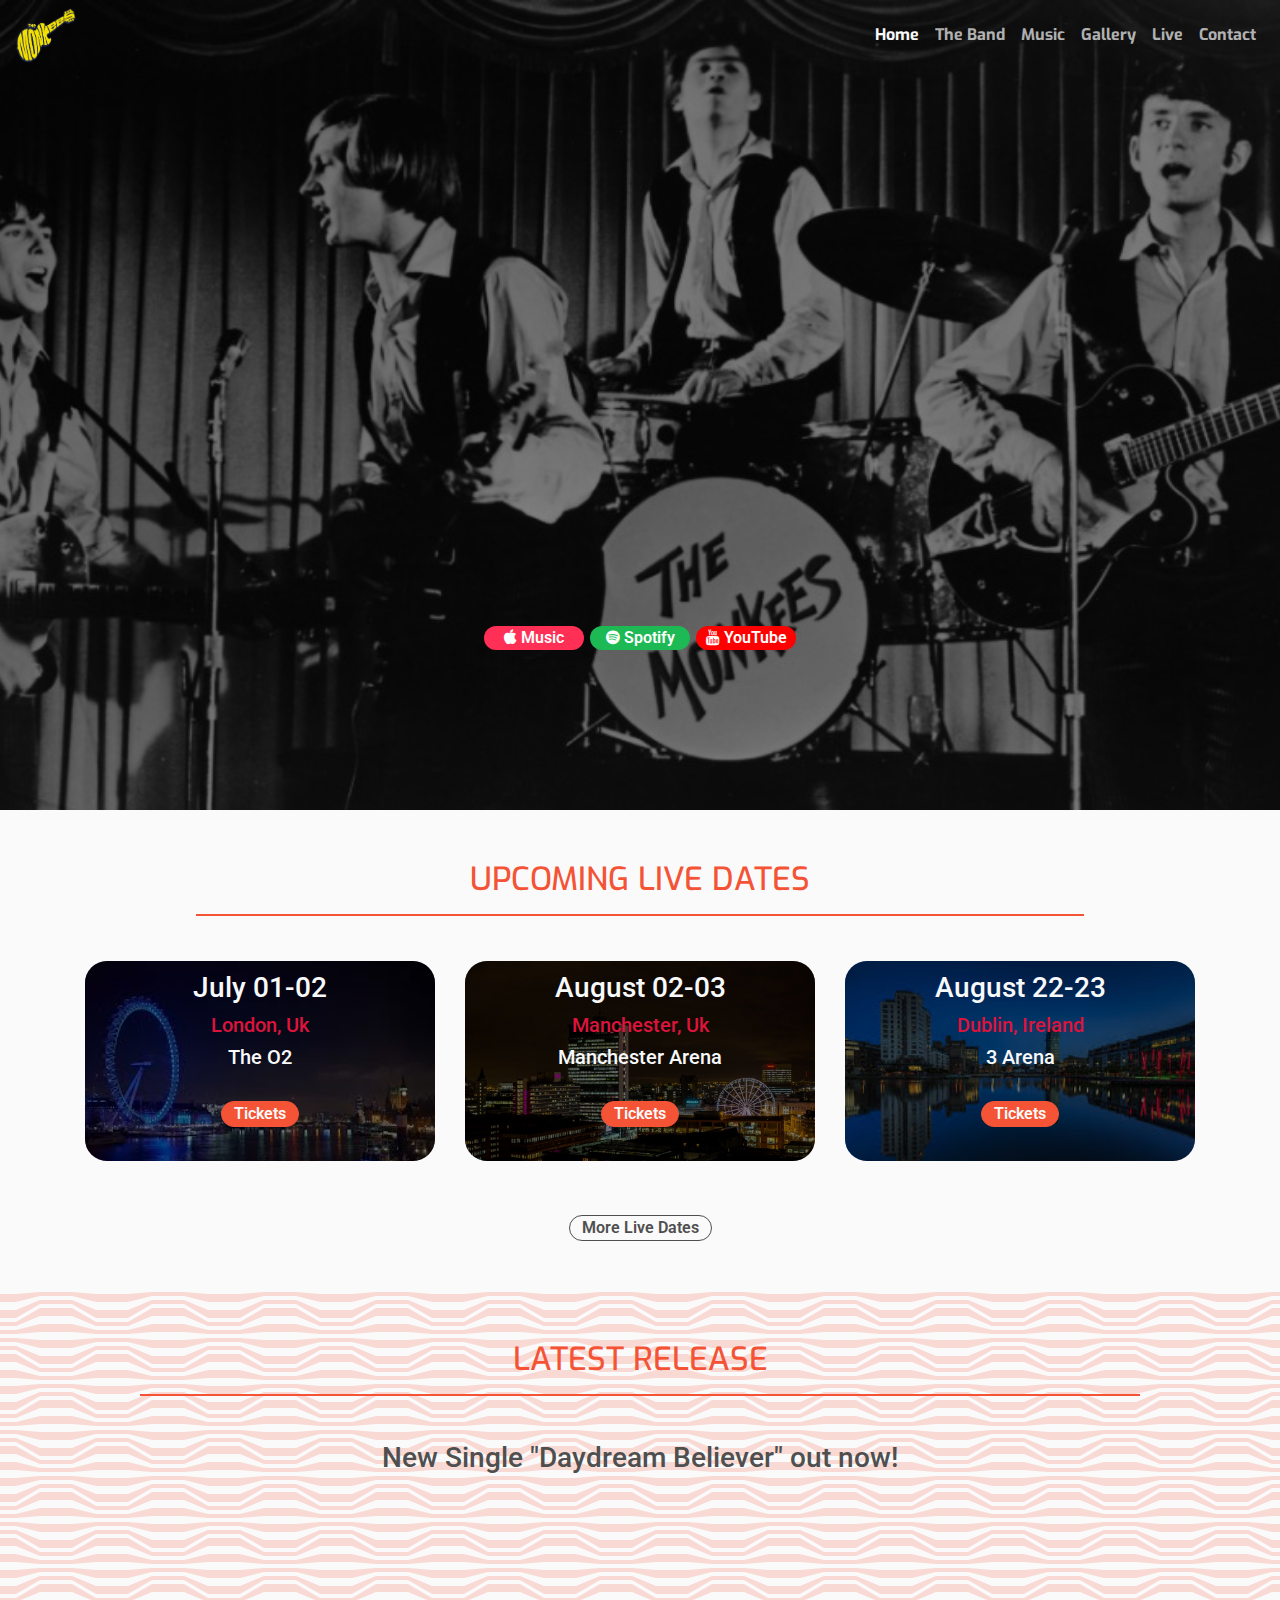
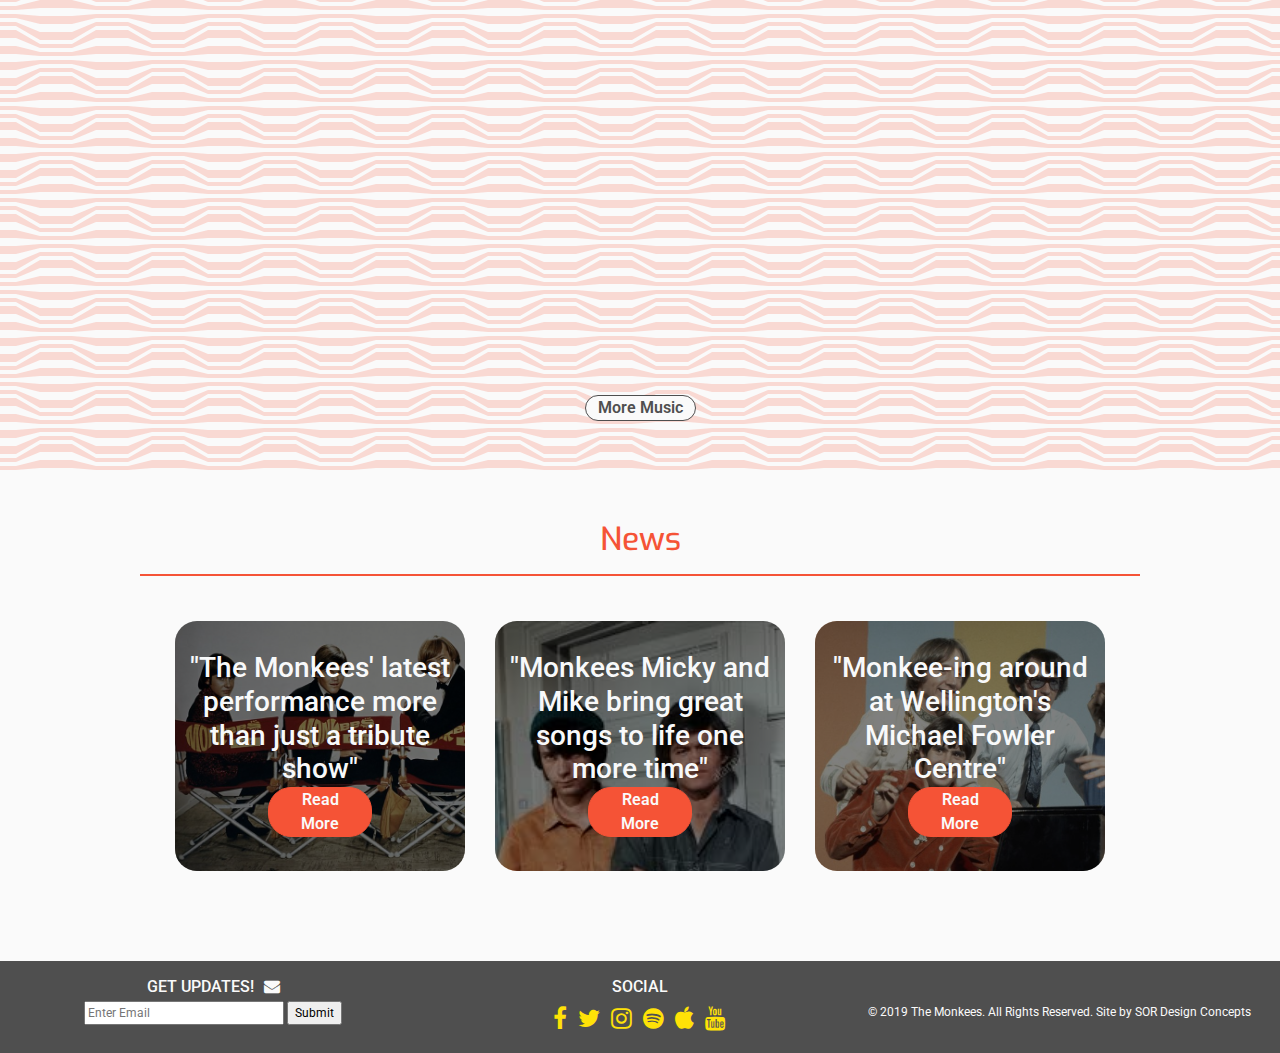
<file: index.html>
<!DOCTYPE html>
<html lang="en">

<head>
    <meta charset="UTF-8">
    <meta name="viewport" content="width=device-width, initial-scale=1.0">
    <meta http-equiv="X-UA-Compatible" content="ie=edge">
    <link rel="stylesheet" href="https://stackpath.bootstrapcdn.com/bootstrap/4.3.1/css/bootstrap.min.css" type="text/css" />
    <link rel="stylesheet" href="https://stackpath.bootstrapcdn.com/font-awesome/4.7.0/css/font-awesome.min.css" type="text/css" />
    <link rel="stylesheet" href="assets/css/style.css" type="text/css" />
    <title>The Monkees</title>
</head>

<body>

    <div class="home-nav-container container-fluid">
        <nav class="navbar navbar-expand-md navbar-dark pt-sm-3">
            <a class="navbar-brand" href="index.html">
                <img src="./assets/images/monkees-logo.png" alt="Monkees Logo">
            </a>
            <button class="navbar-toggler ml-auto" type="button" data-toggle="collapse" data-target="#navbarNavDropdown" aria-controls="navbarNavDropdown" aria-expanded="false" aria-label="Toggle navigation">
                <span class="navbar-toggler-icon"></span>
            </button>
            <div class="collapse navbar-collapse justify-content-end" id="navbarNavDropdown">
                <ul class="navbar-nav">
                    <li class="nav-item active">
                        <a class="nav-link" href="index.html">Home <span class="sr-only">(current)</span></a>
                    </li>
                    <li class="nav-item">
                        <a class="nav-link" href="theband.html">The Band</a>
                    </li>
                    <li class="nav-item">
                        <a class="nav-link" href="music.html">Music</a>
                    </li>
                    <li class="nav-item">
                        <a class="nav-link" href="gallery.html">Gallery</a>
                    </li>
                    <li class="nav-item">
                        <a class="nav-link" href="live.html">Live</a>
                    </li>
                    <li class="nav-item">
                        <a class="nav-link" href="contact.html">Contact</a>
                    </li>
                </ul>
            </div>
        </nav>
    </div>

    <!-----------Media links------------>

    <div class="container-fluid media-links-container">
        <div class="opaque-overlay">&nbsp;</div>
        <a class="btn--media btn--pink d-inline-block" href="https://music.apple.com/us/artist/the-monkees/4512388" target="_blank"><i class="fa fa-apple" aria-hidden="true"></i>Music</a>
        <a class="btn--media btn--green d-inline-block" href="https://open.spotify.com/album/338yWfNJWW2SXxVfIdczUD" target="_blank"><i class="fa fa-spotify" aria-hidden="true" target="_blank"></i>Spotify</a>
        <a class="btn--media btn--red d-inline-block" href="https://www.youtube.com/user/themonkees" target="_blank"><i class="fa fa-youtube" aria-hidden="true" target="_blank"></i>YouTube</a>
    </div>


    <main>

        <!--Upcoming Live Dates Section-->

        <section class="container live-container content-container">
            <header class="section-header">
                <h2 class="text-uppercase">Upcoming Live Dates</h2>
                <hr class="block-divider">
            </header>
            <div class="row">
                <div class="col-md-6 col-lg-4">
                    <div class="live-card live-card-1">
                        <div class="opaque-overlay--curve">&nbsp;</div>
                        <div class="live-card-info">
                            <h3>July 01-02</h3>
                            <h5 class="crimson">London, Uk</h5>
                            <h5>The O2</h5>
                            <a class="btn" href="https://www.ticketmaster.ie/" target="_blank">Tickets</a>
                        </div>
                    </div>
                </div>
                <div class="col-md-6 col-lg-4">
                    <div class="live-card live-card-2">
                        <div class="opaque-overlay--curve">&nbsp;</div>
                        <div class="live-card-info">
                            <h3>August 02-03</h3>
                            <h5 class="crimson">Manchester, Uk</h5>
                            <h5>Manchester Arena</h5>
                            <a class="btn" href="https://www.ticketmaster.ie/" target="_blank">Tickets</a>
                        </div>
                    </div>
                </div>
                <div class="col-12 d-md-none d-lg-block col-lg-4">
                    <div class="live-card live-card-3">
                        <div class="opaque-overlay--curve">&nbsp;</div>
                        <div class="live-card-info">
                            <h3>August 22-23</h3>
                            <h5 class="crimson">Dublin, Ireland</h5>
                            <h5>3 Arena</h5>
                            <a class="btn" href="https://www.ticketmaster.ie/" target="_blank">Tickets</a>
                        </div>
                    </div>
                </div>
            </div>
            <a class="btn btn--local" href="live.html">More Live Dates</a>
        </section>


        <!------------Latest Release-------------->

        <section class="container-fluid latest-container content-container">
            <header class="section-header">
                <h2 class="text-uppercase">Latest Release</h2>
                <hr class="block-divider">
            </header>
            <h3>New Single "Daydream Believer" out now!</h3>
            <div class="row d-flex justify-content-center">
                <div class="col col-sm-8">
                    <div class="iframe-container">
                        <iframe class="resp-iframe" src="https://www.youtube.com/embed/xvqeSJlgaNk" 
                        frameborder="0" allow="accelerometer; autoplay; encrypted-media; gyroscope; 
                        picture-in-picture" allowfullscreen></iframe>
                    </div>
                </div>
            </div>
            <a class="btn btn--local" href="music.html">More Music</a>
        </section>


        <!-----------News------------>

        <section class="container-fluid news-container content-container">
            <header class="section-header">
                <h2>News</h2>
                <hr class="block-divider">
            </header>
            <div class="row justify-content-center">
                <div class="col-md-6 col-lg-3">
                    <div class="news-card news-card-1">
                        <div class="opaque-overlay--curve">&nbsp;</div>
                        <div class="news-card-info">
                            <h3>"The Monkees' latest performance more than just a tribute show"</h3>
                        </div>
                        <a class="btn read-more-btn" href="https://www.stuff.co.nz/the-press/christchurch-life/art-and-stage/christchurch-music/113342163/the-monkees-latest-performance-more-than-just-a-tribute-show" target="_blank">Read More</a>
                    </div>
                </div>
                <div class="col-md-6 col-lg-3">
                    <div class="news-card news-card-2">
                        <div class="opaque-overlay--curve">&nbsp;</div>
                        <div class="news-card-info">
                            <h3>"Monkees Micky and Mike bring great songs to life one more time"</h3>
                        </div>
                        <div class="read-more-btn">
                            <a class="btn" href="https://www.smh.com.au/entertainment/music/monkees-micky-and-mike-bring-great-songs-to-life-one-more-time-20190612-p51x52.html" target="_blank">Read More</a>
                        </div>
                    </div>
                </div>
                <div class="col-12 d-md-none d-lg-block col-lg-3">
                    <div class="news-card news-card-3">
                        <div class="opaque-overlay--curve">&nbsp;</div>
                        <div class="news-card-info">
                            <h3>"Monkee-ing around at Wellington's Michael Fowler Centre"</h3>
                        </div>
                        <div class="read-more-btn">
                            <a class="btn" href="https://www.stuff.co.nz/entertainment/music/gig-reviews/113383232/monkeeing-around-at-wellingtons-michael-fowler-centre" target="_blank">Read More</a>
                        </div>
                    </div>
                </div>
            </div>
        </section>

    </main>

    <!------------Footer--------------->

    <footer class="container-fluid">
        <div id="footer-details" class="row">
            <div class="col-12 col-sm-4">
                <h5 class="text-uppercase">Get Updates!<i class="fa fa-envelope" aria-hidden="true"></i></h5>
                <form>
                    <input type="email" name="emailaddress" id="emailaddress" placeholder="Enter Email" required/>
                    <input type="submit" value="Submit" />
                </form>
            </div>
            <div class="col-12 col-sm-4">
                <h5 class="text-uppercase">Social</h5>
                <ul class="list-inline social-links">
                    <li class="list-inline-item">
                        <a href="https://www.facebook.com/TheMonkees/" target="_blank">
                            <i class="fa fa-facebook" aria-hidden="true"></i>
                            <span class="sr-only">Facebook</span>
                        </a>
                    </li>
                    <li class="list-inline-item">
                        <a href="https://twitter.com/themonkees?lang=en" target="_blank">
                            <i class="fa fa-twitter" aria-hidden="true"></i>
                            <span class="sr-only">Twitter</span>
                        </a>
                    </li>
                    <li class="list-inline-item">
                        <a href="https://www.instagram.com/themonkees/?hl=en" target="_blank">
                            <i class="fa fa-instagram" aria-hidden="true"></i>
                            <span class="sr-only">Instagram</span>
                        </a>
                    </li>
                    <li class="list-inline-item">
                        <a href="https://open.spotify.com/album/338yWfNJWW2SXxVfIdczUD" target="_blank">
                            <i class="fa fa-spotify" aria-hidden="true"></i>
                            <span class="sr-only">Spotify</span>
                        </a>
                    </li>
                    <li class="list-inline-item">
                        <a href="https://music.apple.com/us/artist/the-monkees/4512388" target="_blank">
                            <i class="fa fa-apple" aria-hidden="true"></i>
                            <span class="sr-only">Apple Music</span>
                        </a>
                    </li>
                    <li class="list-inline-item">
                        <a href="https://www.youtube.com/user/themonkees" target="_blank">
                            <i class="fa fa-youtube" aria-hidden="true"></i>
                            <span class="sr-only">YouTube</span>
                        </a>
                    </li>
                </ul>
            </div>
            <div class="col-12 col-sm-4 d-flex align-items-center copyright">
                © 2019 The Monkees. All Rights Reserved. Site by SOR Design Concepts
            </div>
        </div>
    </footer>

    <script src="https://code.jquery.com/jquery-3.3.1.slim.min.js" integrity="sha384-q8i/X+965DzO0rT7abK41JStQIAqVgRVzpbzo5smXKp4YfRvH+8abtTE1Pi6jizo" crossorigin="anonymous"></script>
    <script src="https://cdnjs.cloudflare.com/ajax/libs/popper.js/1.14.7/umd/popper.min.js" integrity="sha384-UO2eT0CpHqdSJQ6hJty5KVphtPhzWj9WO1clHTMGa3JDZwrnQq4sF86dIHNDz0W1" crossorigin="anonymous"></script>
    <script src="https://stackpath.bootstrapcdn.com/bootstrap/4.3.1/js/bootstrap.min.js" integrity="sha384-JjSmVgyd0p3pXB1rRibZUAYoIIy6OrQ6VrjIEaFf/nJGzIxFDsf4x0xIM+B07jRM" crossorigin="anonymous"></script>

</body>



</html>
</file>
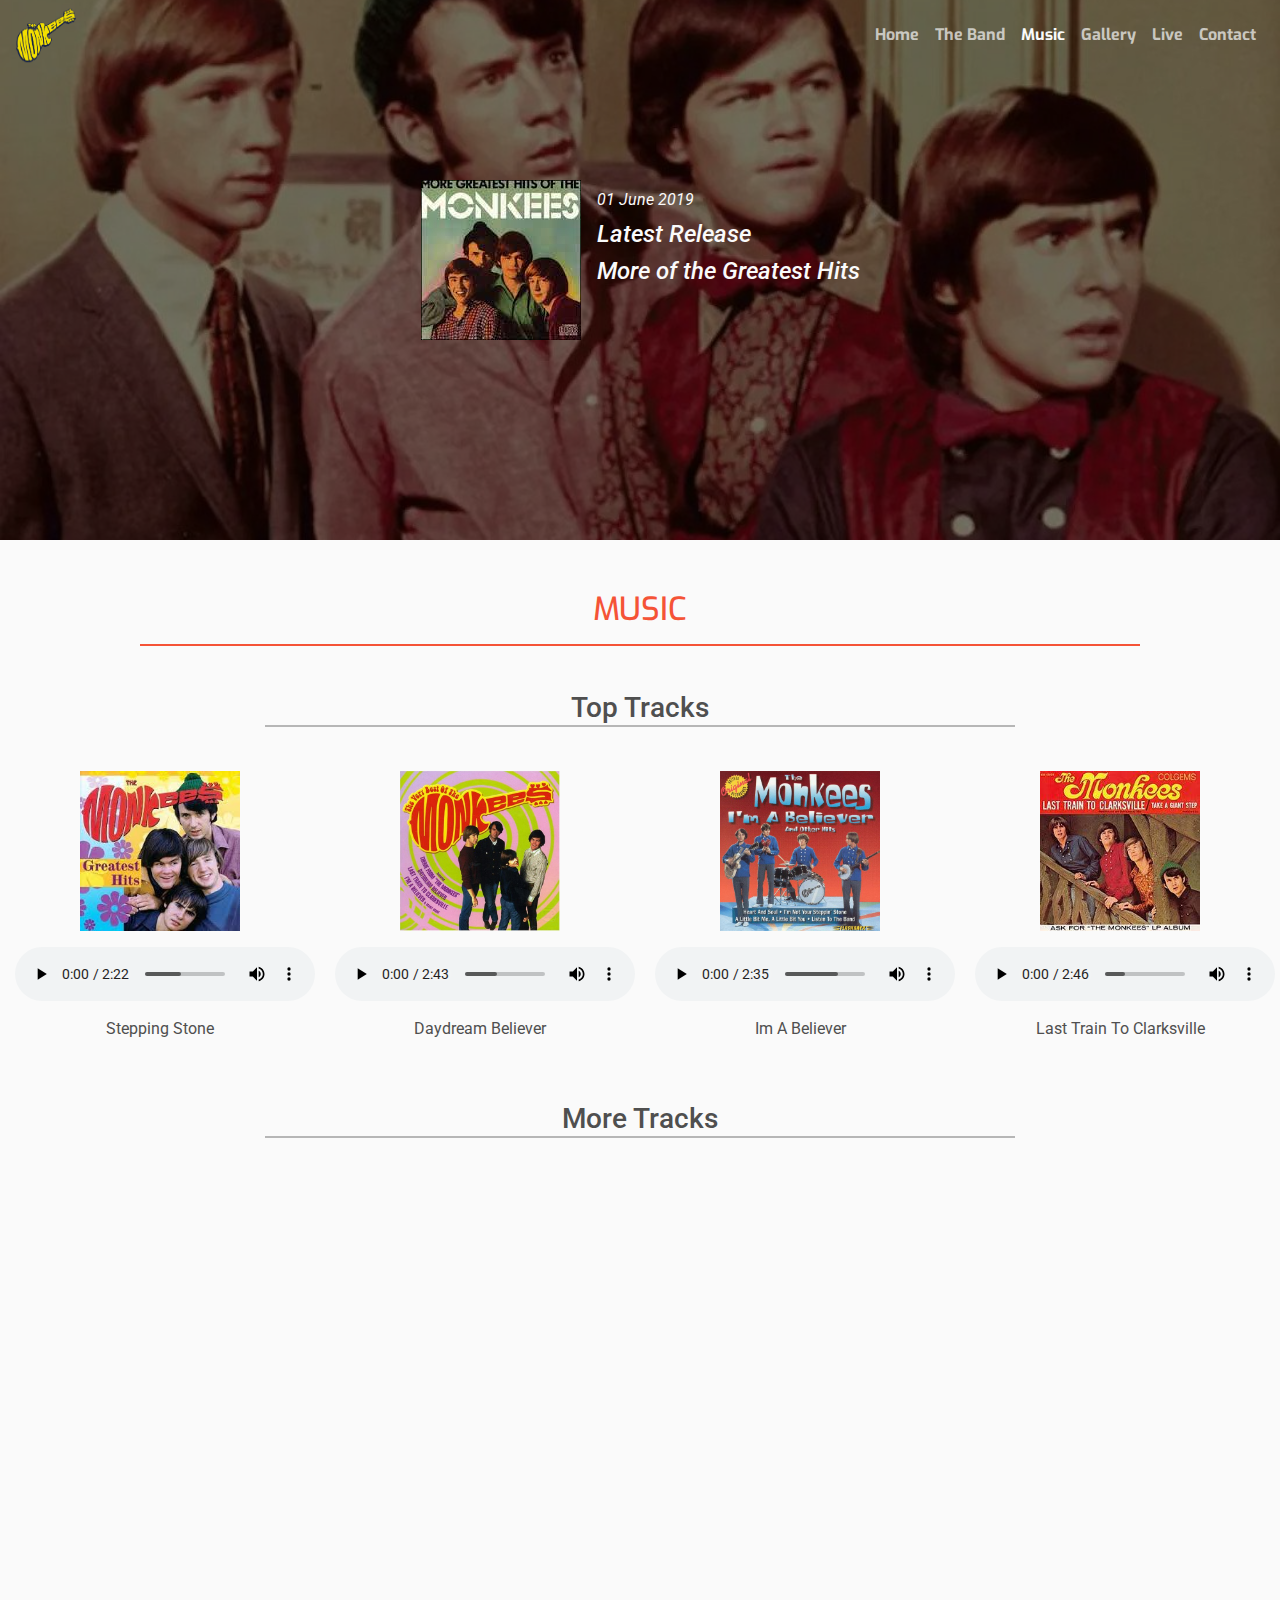
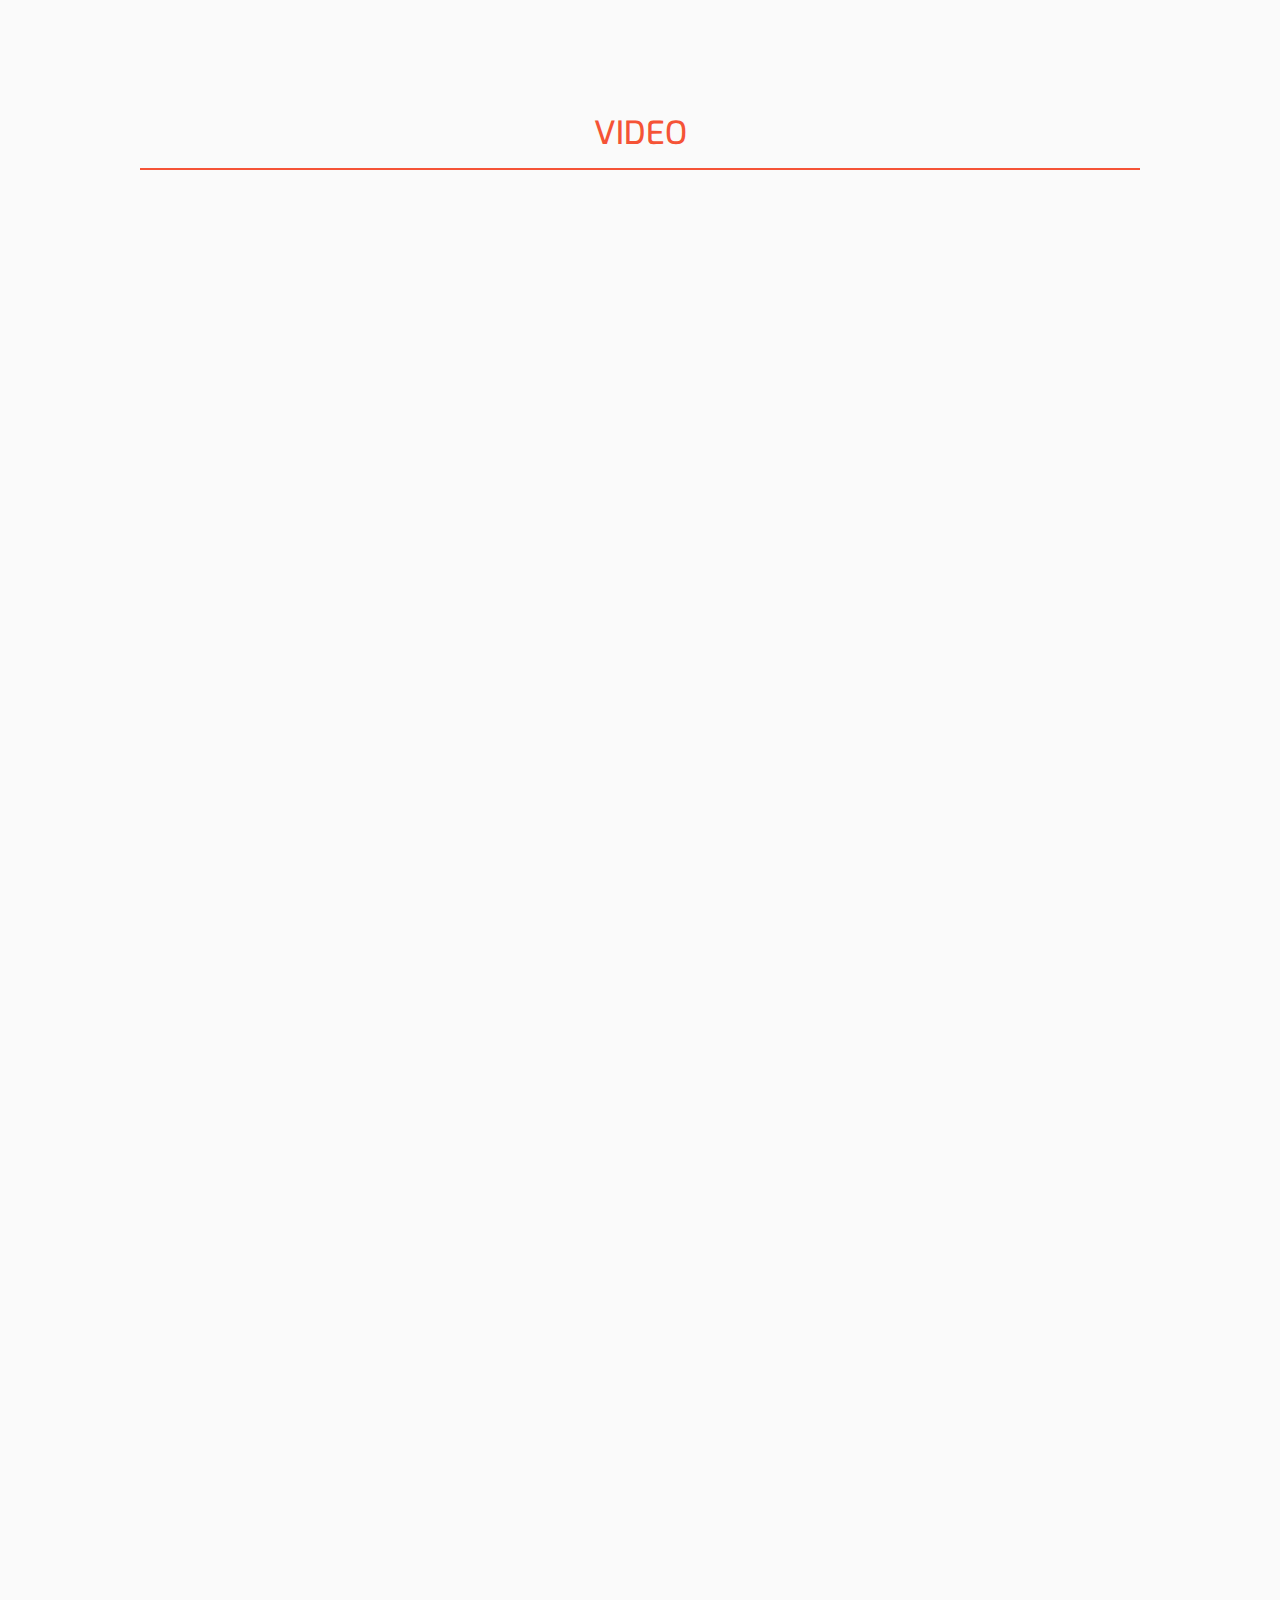
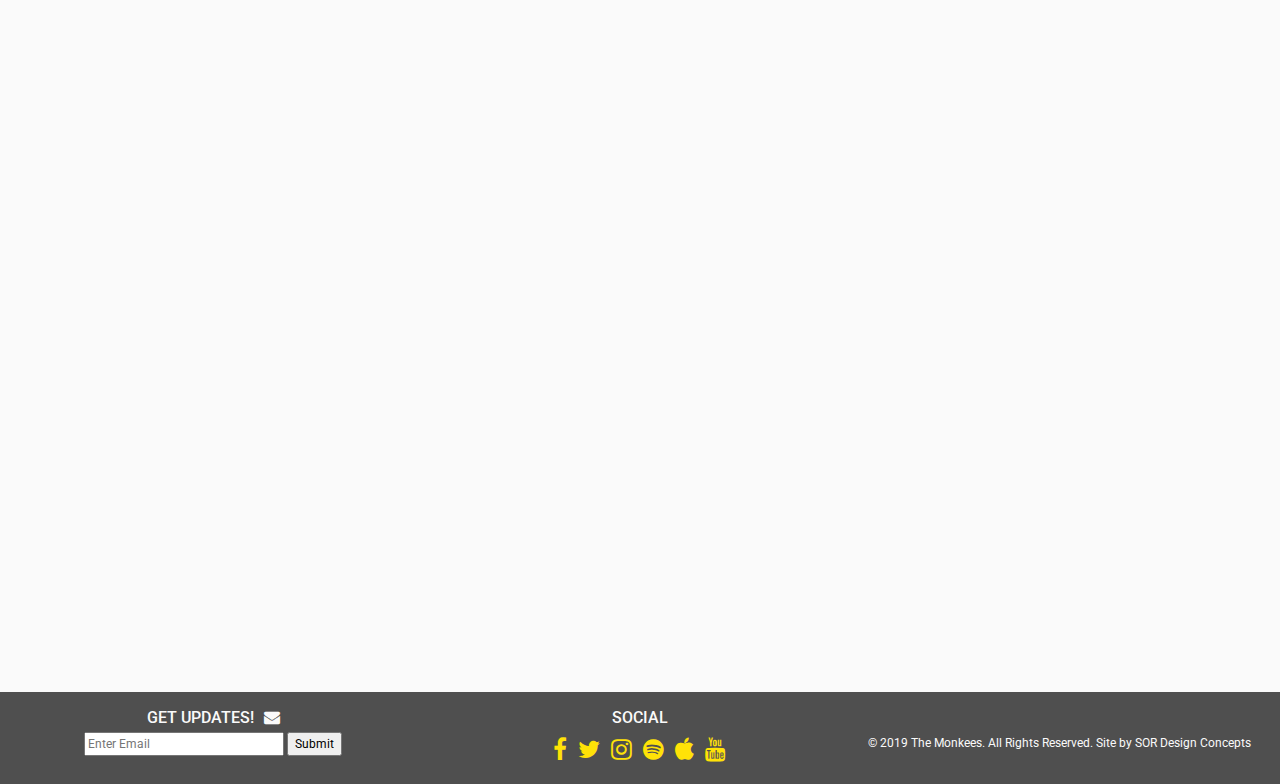
<file: music.html>
<!DOCTYPE html>
<html lang="en">

<head>
    <meta charset="UTF-8">
    <meta name="viewport" content="width=device-width, initial-scale=1.0">
    <meta http-equiv="X-UA-Compatible" content="ie=edge">
    <link rel="stylesheet" href="https://stackpath.bootstrapcdn.com/bootstrap/4.3.1/css/bootstrap.min.css" type="text/css" />
    <link rel="stylesheet" href="https://stackpath.bootstrapcdn.com/font-awesome/4.7.0/css/font-awesome.min.css" type="text/css" />
    <link rel="stylesheet" href="assets/css/style.css" type="text/css" />
    <title>The Monkees</title>
</head>

<body>

    <div class="nav-container container-fluid">
        <nav class="navbar navbar-expand-md navbar-dark pt-sm-3">
            <a class="navbar-brand" href="index.html">
                <img src="./assets/images/monkees-logo.png" alt="Monkees Logo">
            </a>
            <button class="navbar-toggler ml-auto" type="button" data-toggle="collapse" data-target="#navbarNavDropdown" aria-controls="navbarNavDropdown" aria-expanded="false" aria-label="Toggle navigation">
                <span class="navbar-toggler-icon"></span>
            </button>
            <div class="collapse navbar-collapse justify-content-end" id="navbarNavDropdown">
                <ul class="navbar-nav">
                    <li class="nav-item">
                        <a class="nav-link" href="index.html">Home <span class="sr-only">(current)</span></a>
                    </li>
                    <li class="nav-item">
                        <a class="nav-link" href="theband.html">The Band</a>
                    </li>
                    <li class="nav-item active">
                        <a class="nav-link" href="music.html">Music</a>
                    </li>
                    <li class="nav-item">
                        <a class="nav-link" href="gallery.html">Gallery</a>
                    </li>
                    <li class="nav-item">
                        <a class="nav-link" href="live.html">Live</a>
                    </li>
                    <li class="nav-item">
                        <a class="nav-link" href="contact.html">Contact</a>
                    </li>
                </ul>
            </div>
        </nav>
    </div>


    <!--Newest Release-->

    <div class="container-fluid music-img-container content-container">
        <div class="opaque-overlay">&nbsp;</div>
        <div class="overlay-image">
            <a href="https://music.apple.com/us/artist/the-monkees/4512388" class="row new-music" target="_blank">
                <img src="./assets/images/album.jpg" alt="album image">
                <div class="latest-release-text">
                    <em><p>01 June 2019</p></em>
                    <em><h4>Latest Release</h4>
                    <h4>More of the Greatest Hits</h4></em>
                </div>
                <div class="hover">
                  <div class="text">
                      Listen on Apple Music?<i class="fa fa-apple" aria-hidden="true"></i>
                  </div>
                </div>
            </a>
        </div>
    </div>

    <main class="container-fluid ">
        <!-------Music------->
        <section class="music-container content-container">
            <header class="section-header">
                <h2 class="text-uppercase">Music</h2>
                <hr class="block-divider">
            </header>
            <!--Top Tracks-->
            <div class="top-tracks">
                <h3>Top Tracks</h3>
                <div class="row">
                    <div class="col-md-6 col-xl-3 single">
                        <img src="./assets/images/album3.jpg" alt="album image">
                        <audio src="./assets/audio/SteppingStone.mp3" controls></audio>
                        <p>Stepping Stone</p>
                    </div>
                    <hr class="block-divider--light">
                    <div class="col-md-6 col-xl-3 single">
                        <img src="./assets/images/album2.jpg" alt="album image">
                        <audio src="./assets/audio/DaydreamBeliever.mp3" controls></audio>
                        <p>Daydream Believer</p>
                    </div>
                    <hr class="block-divider--light">
                    <div class="col-md-6 col-xl-3 single">
                        <img src="./assets/images/ImABeliever.jpg" alt="album image">
                        <audio src="./assets/audio/ImABeliever.mp3" controls></audio>
                        <p>Im A Believer</p>
                    </div>
                    <hr class="block-divider--light">
                    <div class="col-md-6 col-xl-3 single">
                        <img src="./assets/images/clarksville.jpg" alt="album image">
                        <audio src="./assets/audio/Clarksville.mp3" controls></audio>
                        <p>Last Train To Clarksville</p>
                    </div>
                </div>
            </div>

            <!--More Tracks-->

            <div class="more-tracks">
                <h3>More Tracks</h3>
                <div class="col-md-8 col-lg-6 am-iframe">
                    <iframe allow="autoplay *; encrypted-media *;" frameborder="0" height="450" style="width:100%;max-width:660px;overflow:hidden;background:transparent;" sandbox="allow-forms allow-popups allow-same-origin allow-scripts allow-storage-access-by-user-activation allow-top-navigation-by-user-activation"
                        src="https://embed.music.apple.com/ie/album/the-best-of-the-monkees/4512505"></iframe>
                </div>
            </div>
        </section>

        <!------------video-------------->

        <section class="video-container content-container">
            <header class="section-header">
                <h2 class="text-uppercase">Video</h2>
                <hr class="block-divider">
            </header>
            <div class="row d-flex justify-content-center">
                <div class="col col-sm-8">
                    <div class="iframe-container">
                        <iframe class="resp-iframe" src="https://www.youtube.com/embed/xvqeSJlgaNk" frameborder="0" allow="accelerometer; autoplay; encrypted-media; gyroscope; picture-in-picture" allowfullscreen></iframe>
                    </div>
                </div>
            </div>
            <div class="row d-flex justify-content-center">
                <div class="col col-sm-8">
                    <div class="iframe-container">
                        <iframe class="resp-iframe" src="https://www.youtube.com/embed/CFUOnT0ZnUc" allow="accelerometer; autoplay; encrypted-media; gyroscope; picture-in-picture" allowfullscreen></iframe>
                    </div>
                </div>
            </div>
            <div class="row d-flex justify-content-center">
                <div class="col col-sm-8">
                    <div class="iframe-container">
                        <iframe class="resp-iframe" src="https://www.youtube.com/embed/W83InivbUSQ" allow="accelerometer; autoplay; encrypted-media; gyroscope; picture-in-picture" allowfullscreen></iframe>
                    </div>
                </div>
            </div>
            <div class="row d-flex justify-content-center">
                <div class="col col-sm-8">
                    <div class="iframe-container">
                        <iframe class="resp-iframe" src="https://www.youtube.com/embed/ZcXpKiY2MXE" allow="accelerometer; autoplay; encrypted-media; gyroscope; picture-in-picture" allowfullscreen></iframe>
                    </div>
                </div>
            </div>
        </section>
    </main>

    <footer class="container-fluid">
        <div id="footer-details" class="row">
            <div class="col-12 col-sm-4">
                <h5 class="text-uppercase">Get Updates!<i class="fa fa-envelope" aria-hidden="true"></i></h5>
                <form>
                    <input type="email" name="emailaddress" id="emailaddress" placeholder="Enter Email" required/>
                    <input type="submit" value="Submit" />
                </form>
            </div>
            <div class="col-12 col-sm-4">
                <h5 class="text-uppercase">Social</h5>
                <ul class="list-inline social-links">
                    <li class="list-inline-item">
                        <a href="https://www.facebook.com/TheMonkees/" target="_blank">
                            <i class="fa fa-facebook" aria-hidden="true"></i>
                            <span class="sr-only">Facebook</span>
                        </a>
                    </li>
                    <li class="list-inline-item">
                        <a href="https://twitter.com/themonkees?lang=en" target="_blank">
                            <i class="fa fa-twitter" aria-hidden="true"></i>
                            <span class="sr-only">Twitter</span>
                        </a>
                    </li>
                    <li class="list-inline-item">
                        <a href="https://www.instagram.com/themonkees/?hl=en" target="_blank">
                            <i class="fa fa-instagram" aria-hidden="true"></i>
                            <span class="sr-only">Instagram</span>
                        </a>
                    </li>
                    <li class="list-inline-item">
                        <a href="https://open.spotify.com/album/338yWfNJWW2SXxVfIdczUD" target="_blank">
                            <i class="fa fa-spotify" aria-hidden="true"></i>
                            <span class="sr-only">Spotify</span>
                        </a>
                    </li>
                    <li class="list-inline-item">
                        <a href="https://music.apple.com/us/artist/the-monkees/4512388" target="_blank">
                            <i class="fa fa-apple" aria-hidden="true"></i>
                            <span class="sr-only">Apple Music</span>
                        </a>
                    </li>
                    <li class="list-inline-item">
                        <a href="https://www.youtube.com/user/themonkees" target="_blank">
                            <i class="fa fa-youtube" aria-hidden="true"></i>
                            <span class="sr-only">YouTube</span>
                        </a>
                    </li>
                </ul>
            </div>
            <div class="col-12 col-sm-4 d-flex align-items-center copyright">
                © 2019 The Monkees. All Rights Reserved. Site by SOR Design Concepts
            </div>
        </div>
    </footer>

    <script src="https://code.jquery.com/jquery-3.3.1.slim.min.js" integrity="sha384-q8i/X+965DzO0rT7abK41JStQIAqVgRVzpbzo5smXKp4YfRvH+8abtTE1Pi6jizo" crossorigin="anonymous"></script>
    <script src="https://cdnjs.cloudflare.com/ajax/libs/popper.js/1.14.7/umd/popper.min.js" integrity="sha384-UO2eT0CpHqdSJQ6hJty5KVphtPhzWj9WO1clHTMGa3JDZwrnQq4sF86dIHNDz0W1" crossorigin="anonymous"></script>
    <script src="https://stackpath.bootstrapcdn.com/bootstrap/4.3.1/js/bootstrap.min.js" integrity="sha384-JjSmVgyd0p3pXB1rRibZUAYoIIy6OrQ6VrjIEaFf/nJGzIxFDsf4x0xIM+B07jRM" crossorigin="anonymous"></script>

</body>



</html>
</file>
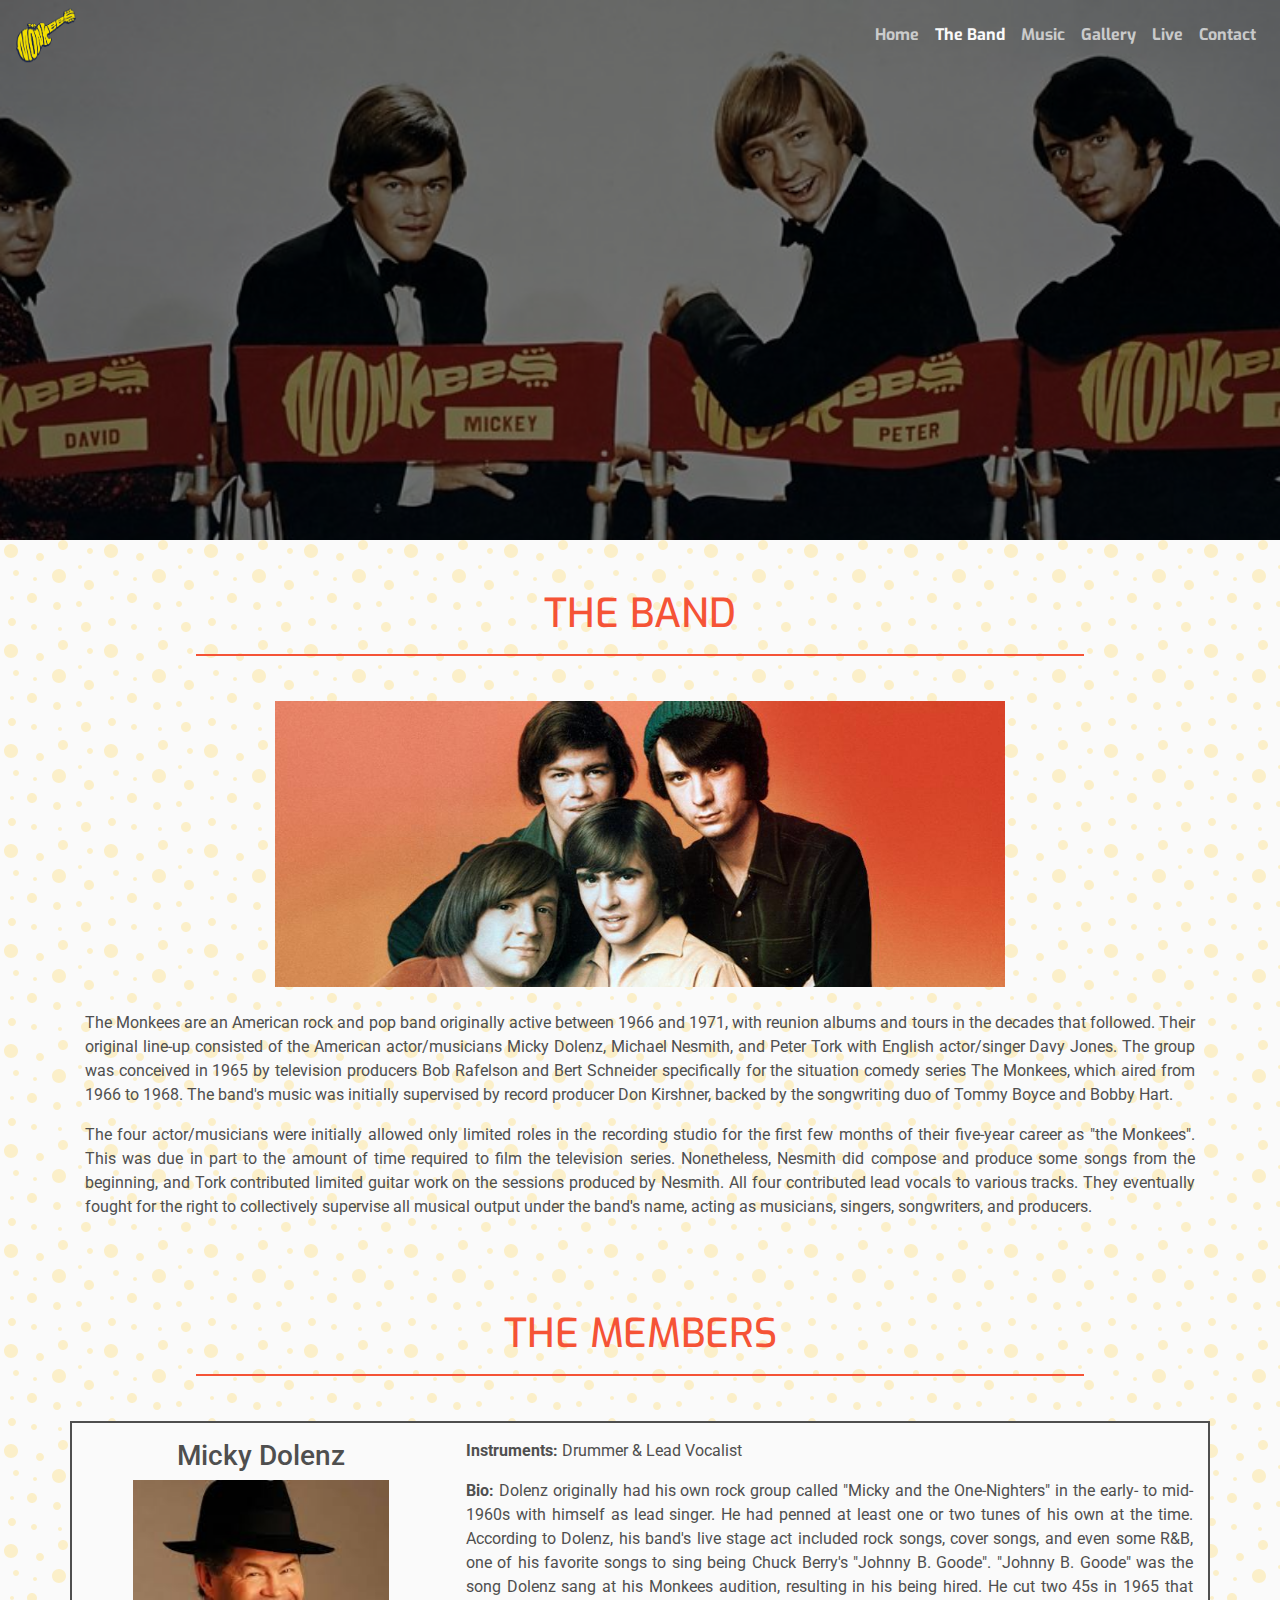
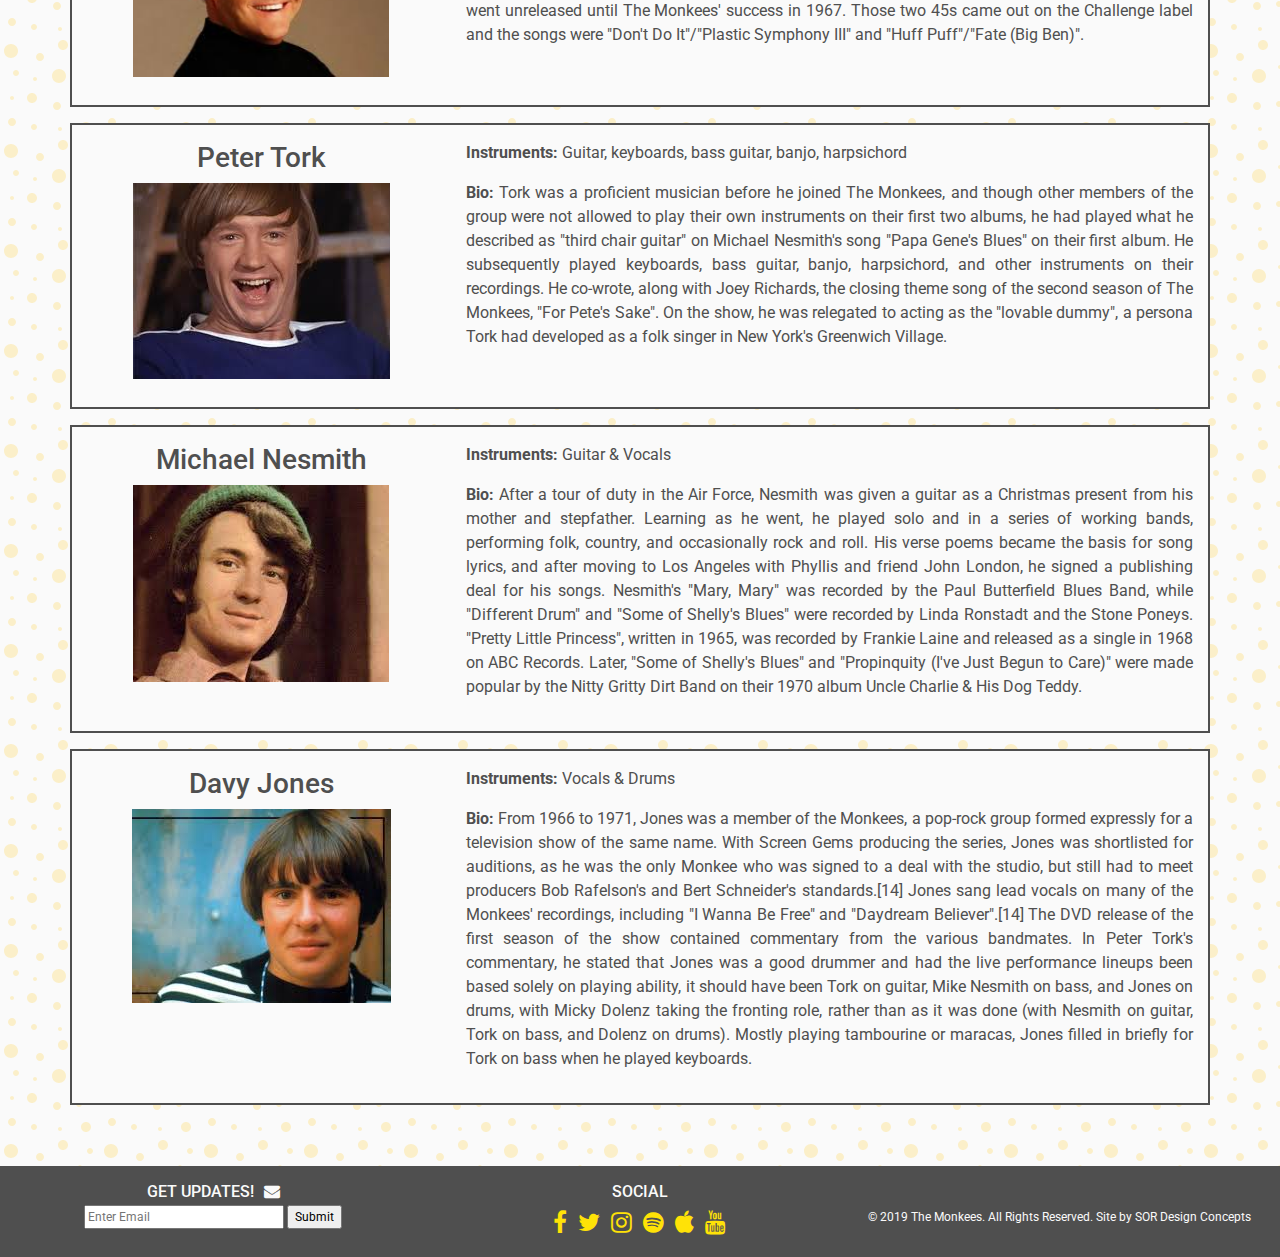
<file: theband.html>
<!DOCTYPE html>
<html lang="en">

<head>
    <meta charset="UTF-8">
    <meta name="viewport" content="width=device-width, initial-scale=1.0">
    <meta http-equiv="X-UA-Compatible" content="ie=edge">
    <link rel="stylesheet" href="https://stackpath.bootstrapcdn.com/bootstrap/4.3.1/css/bootstrap.min.css" type="text/css" />
    <link rel="stylesheet" href="https://stackpath.bootstrapcdn.com/font-awesome/4.7.0/css/font-awesome.min.css" type="text/css" />
    <link rel="stylesheet" href="assets/css/style.css" type="text/css" />
    <title>The Monkees</title>
</head>

<body>

    <!-------------Nav--------------->

    <div class="nav-container container-fluid">
        <nav class="navbar navbar-expand-md navbar-dark pt-sm-3">
            <a class="navbar-brand" href="index.html">
                <img src="./assets/images/monkees-logo.png" alt="Monkees Logo">
            </a>
            <button class="navbar-toggler ml-auto" type="button" data-toggle="collapse" data-target="#navbarNavDropdown" aria-controls="navbarNavDropdown" aria-expanded="false" aria-label="Toggle navigation">
                <span class="navbar-toggler-icon"></span>
            </button>
            <div class="collapse navbar-collapse justify-content-end" id="navbarNavDropdown">
                <ul class="navbar-nav">
                    <li class="nav-item">
                        <a class="nav-link" href="index.html">Home <span class="sr-only">(current)</span></a>
                    </li>
                    <li class="nav-item active">
                        <a class="nav-link" href="theband.html">The Band</a>
                    </li>
                    <li class="nav-item">
                        <a class="nav-link" href="music.html">Music</a>
                    </li>
                    <li class="nav-item">
                        <a class="nav-link" href="gallery.html">Gallery</a>
                    </li>
                    <li class="nav-item">
                        <a class="nav-link" href="live.html">Live</a>
                    </li>
                    <li class="nav-item">
                        <a class="nav-link" href="contact.html">Contact</a>
                    </li>
                </ul>
            </div>
        </nav>
    </div>
    
    <!--page header image container-->
    
    <div class="container-fluid band-img-container content-container">
        <div class="opaque-overlay">&nbsp;</div>
    </div>


    <main class="container-wrapper container-wrapper--band">

        <!------The Band------>

        <section class="container band-container content-container">
            <header class="section-header">
                <h1 class="text-uppercase">The Band</h1>
                <hr class="block-divider">
            </header>
            <div class="row d-flex justify-content-center">
                <div class="col-lg-8 band-image">
                    <img src="./assets/images/group.jpg" alt="The band">
                </div>
            </div>
            <div class="row">
                <div class="col-md-6 col-lg-12 text-justify">
                    <p>The Monkees are an American rock and pop band originally active between 1966 and 1971, with reunion albums and tours in the decades that followed. Their original line-up consisted of the American actor/musicians Micky Dolenz, Michael
                        Nesmith, and Peter Tork with English actor/singer Davy Jones. The group was conceived in 1965 by television producers Bob
                        Rafelson and Bert Schneider specifically for the situation comedy series The Monkees, which aired from 1966
                        to 1968. The band's music was initially supervised by record producer Don Kirshner, backed by the songwriting duo of Tommy
                        Boyce and Bobby Hart.
                    </p>
                </div>
                <div class="col-md-6 col-lg-12 text-justify">
                    <p>The four actor/musicians were initially allowed only limited roles in the recording studio for the first few months of their five-year career as "the Monkees". This was due in part to the amount of time required to film the television
                        series. Nonetheless, Nesmith did compose and produce some songs from the beginning, and Tork contributed limited guitar work
                        on the sessions produced by Nesmith. All four contributed lead vocals to various tracks. They eventually
                        fought for the right to collectively supervise all musical output under the band's name, acting as musicians, singers,
                        songwriters, and producers.
                    </p>
                </div>
            </div>
        </section>

        <!-------The Members------->

        <section class="container member-container content-container">
            <header class=" section-header">
                <h1 class="text-uppercase">The Members</h1>
                <hr class="block-divider">
            </header>
            <article class="member row">
                <div class="col-lg-4 member-img">
                    <h3>Micky Dolenz</h3>
                    <img class="image" src="./assets/images/md.jpg" alt="Micky Dolenz" />
                </div>
                <div class="col-lg-8">
                    <p><strong>Instruments: </strong>Drummer & Lead Vocalist</p>
                    <p class="bio"><strong>Bio: </strong> Dolenz originally had his own rock group called "Micky and the One-Nighters" in the early- to mid-1960s with himself as lead singer. He had penned at least one or two tunes of his own at the time. According to
                        Dolenz, his band's live stage act included rock songs, cover songs, and even some R&B, one of his favorite songs to sing being
                        Chuck Berry's "Johnny B. Goode". "Johnny B. Goode" was the song Dolenz sang at his Monkees audition,
                        resulting in his being hired. He cut two 45s in 1965 that went unreleased until The Monkees' success in 1967. Those two 45s
                        came out on the Challenge label and the songs were "Don't Do It"/"Plastic Symphony III" and "Huff Puff"/"Fate
                        (Big Ben)".
                    </p>
                </div>
            </article>

            <hr class="block-divider--short">

            <article class="member row">
                <div class="col-lg-4 member-img">
                    <h3>Peter Tork</h3>
                    <img class="image" src="./assets/images/pt.jpg" alt="Peter Tork" />
                </div>
                <div class="col-lg-8">
                    <p><strong>Instruments: </strong>Guitar, keyboards, bass guitar, banjo, harpsichord</p>
                    <p class="bio"><strong>Bio: </strong>Tork was a proficient musician before he joined The Monkees, and though other members of the group were not allowed to play their own instruments on their first two albums, he had played what he described as "third
                        chair guitar" on Michael Nesmith's song "Papa Gene's Blues" on their first album. He subsequently played keyboards, bass
                        guitar, banjo, harpsichord, and other instruments on their recordings. He co-wrote, along with Joey Richards,
                        the closing theme song of the second season of The Monkees, "For Pete's Sake". On the show, he was relegated to acting as the 
                        "lovable dummy", a persona Tork had developed as a folk singer in New York's Greenwich Village.
                    </p>
                </div>
            </article>

            <hr class="block-divider--short">

            <article class="member row">
                <div class="col-lg-4 member-img">
                    <h3>Michael Nesmith</h3>
                    <img class="image" src="./assets/images/mn.jpg" alt="Michael Nesmith" />
                </div>
                <div class="col-lg-8">
                    <p><strong>Instruments: </strong>Guitar & Vocals</p>
                    <p class="bio"><strong>Bio: </strong>After a tour of duty in the Air Force, Nesmith was given a guitar as a Christmas present from his mother and stepfather. Learning as he went, he played solo and in a series of working bands, performing folk, country,
                        and occasionally rock and roll. His verse poems became the basis for song lyrics, and after moving to Los Angeles with Phyllis
                        and friend John London, he signed a publishing deal for his songs. Nesmith's "Mary, Mary" was recorded
                        by the Paul Butterfield Blues Band, while "Different Drum" and "Some of Shelly's Blues" were recorded by Linda Ronstadt and 
                        the Stone Poneys. "Pretty Little Princess", written in 1965, was recorded by Frankie Laine and released
                        as a single in 1968 on ABC Records. Later, "Some of Shelly's Blues" and "Propinquity (I've Just Begun to Care)" were made 
                        popular by the Nitty Gritty Dirt Band on their 1970 album Uncle Charlie & His Dog Teddy.
                    </p>
                </div>
            </article>

            <hr class="block-divider--short">

            <article class="member row">
                <div class="col-lg-4 member-img">
                    <h3>Davy Jones</h3>
                    <img class="image" src="./assets/images/dj.jpg" alt="Davy Jones" />
                </div>
                <div class="col-lg-8">
                    <p><strong>Instruments: </strong>Vocals & Drums</p>
                    <p class="bio"><strong>Bio: </strong>From 1966 to 1971, Jones was a member of the Monkees, a pop-rock group formed expressly for a television show of the same name. With Screen Gems producing the series, Jones was shortlisted for auditions, as he
                        was the only Monkee who was signed to a deal with the studio, but still had to meet producers Bob Rafelson's and Bert 
                        Schneider's standards.[14] Jones sang lead vocals on many of the Monkees' recordings, including "I Wanna Be Free"
                        and "Daydream Believer".[14] The DVD release of the first season of the show contained commentary from the various bandmates. 
                        In Peter Tork's commentary, he stated that Jones was a good drummer and had the live performance lineups
                        been based solely on playing ability, it should have been Tork on guitar, Mike Nesmith on bass, and Jones on drums, with Micky
                        Dolenz taking the fronting role, rather than as it was done (with Nesmith on guitar, Tork on bass, and
                        Dolenz on drums). Mostly playing tambourine or maracas, Jones filled in briefly for Tork on bass when he played keyboards.
                    </p>
                </div>
            </article>
        </section>
        
    </main>


    <footer class="container-fluid">
        <div id="footer-details" class="row">
            <div class="col-12 col-sm-4">
                <h5 class="text-uppercase">Get Updates!<i class="fa fa-envelope" aria-hidden="true"></i></h5>
                <form>
                    <input type="email" name="emailaddress" id="emailaddress" placeholder="Enter Email" required/>
                    <input type="submit" value="Submit" />
                </form>
            </div>
            <div class="col-12 col-sm-4">
                <h5 class="text-uppercase">Social</h5>
                <ul class="list-inline social-links">
                    <li class="list-inline-item">
                        <a href="https://www.facebook.com/TheMonkees/" target="_blank">
                            <i class="fa fa-facebook" aria-hidden="true"></i>
                            <span class="sr-only">Facebook</span>
                        </a>
                    </li>
                    <li class="list-inline-item">
                        <a href="https://twitter.com/themonkees?lang=en" target="_blank">
                            <i class="fa fa-twitter" aria-hidden="true"></i>
                            <span class="sr-only">Twitter</span>
                        </a>
                    </li>
                    <li class="list-inline-item">
                        <a href="https://www.instagram.com/themonkees/?hl=en" target="_blank">
                            <i class="fa fa-instagram" aria-hidden="true"></i>
                            <span class="sr-only">Instagram</span>
                        </a>
                    </li>
                    <li class="list-inline-item">
                        <a href="https://open.spotify.com/album/338yWfNJWW2SXxVfIdczUD" target="_blank">
                            <i class="fa fa-spotify" aria-hidden="true"></i>
                            <span class="sr-only">Spotify</span>
                        </a>
                    </li>
                    <li class="list-inline-item">
                        <a href="https://music.apple.com/us/artist/the-monkees/4512388" target="_blank">
                            <i class="fa fa-apple" aria-hidden="true"></i>
                            <span class="sr-only">Apple Music</span>
                        </a>
                    </li>
                    <li class="list-inline-item">
                        <a href="https://www.youtube.com/user/themonkees" target="_blank">
                            <i class="fa fa-youtube" aria-hidden="true"></i>
                            <span class="sr-only">YouTube</span>
                        </a>
                    </li>
                </ul>
            </div>
            <div class="col-12 col-sm-4 d-flex align-items-center copyright">
                © 2019 The Monkees. All Rights Reserved. Site by SOR Design Concepts
            </div>
        </div>
    </footer>

    <script src="https://code.jquery.com/jquery-3.3.1.slim.min.js" integrity="sha384-q8i/X+965DzO0rT7abK41JStQIAqVgRVzpbzo5smXKp4YfRvH+8abtTE1Pi6jizo" crossorigin="anonymous"></script>
    <script src="https://cdnjs.cloudflare.com/ajax/libs/popper.js/1.14.7/umd/popper.min.js" integrity="sha384-UO2eT0CpHqdSJQ6hJty5KVphtPhzWj9WO1clHTMGa3JDZwrnQq4sF86dIHNDz0W1" crossorigin="anonymous"></script>
    <script src="https://stackpath.bootstrapcdn.com/bootstrap/4.3.1/js/bootstrap.min.js" integrity="sha384-JjSmVgyd0p3pXB1rRibZUAYoIIy6OrQ6VrjIEaFf/nJGzIxFDsf4x0xIM+B07jRM" crossorigin="anonymous"></script>

</body>


</html>
</file>
<file: assets/css/style.css>
@import url('https://fonts.googleapis.com/css?family=Roboto:100,200,300,400,500,600,700|Exo:100,200,300,400,500,600,700');

body {
    
    font-family: 'Roboto', sans-serif;
    background-color: #fafafa;
    color: #4f4f4f;
}

/*------------General_Universal-----------*/

.container-wrapper {
    text-align: center;
}

/*----Section Headers----*/

.section-header {
    font-family: 'Exo', sans-serif;
    font-weight: 600;
    margin-bottom: 45px;
    border-bottom: 0;
    text-align: center;
    color: #f55336;
    padding-top: 25px;
}


/*-----Block Dividers-----*/

.block-divider {
    width: 80%;
    height: 2px;
    border: 0;
    background-color: #f55336;
}

.block-divider--short {
    width: 50%;
    height: 2px;
    border: 0;
    background-color: #f55336;
}

@media(min-width: 376px) {
    .block-divider--short {
        display: none;
    }
}

.block-divider--light {
    width: 80%;
    height: 1px;
    border: 0;
    background-color: rgba(79, 79, 79, 0.4)
}

@media(min-width: 376px) {
    .block-divider--light {
        display: none;
    }
}


.content-container {
    padding-top: 25px;
    padding-bottom: 25px;
    position: relative;
    text-align: center;
}

.content-container:last-of-type {

    padding-bottom: 45px;
}


/*-------navbar----------*/


/*nav-animation*/

@keyframes move {
    from {
        bottom: 300px;
    }
    to {
        bottom: 0px;
    }
}

.navbar-brand img {
    height: 60px;
    width: 60px;
}


.home-nav-container {
    position: absolute;
    top: 0;
    left: 0;
    padding-left: 0;
    padding-right: 0;
    z-index: 1;
    background-color: transparent;
}


.nav-container {
    position: absolute;
    top: 0;
    left: 0;
    padding-left: 0;
    padding-right: 0;
    z-index: 1;
    background-color: transparent;
}


.opaque-overlay {
    position: absolute;
    top: 0;
    left: 0;
    height: 100%;
    width: 100%;
    background-color: rgba(0, 0, 0, 0.5)
}


.opaque-overlay--curve {
    position: absolute;
    top: 0;
    left: 0;
    height: 100%;
    width: 100%;
    background-color: rgba(0, 0, 0, 0.5);
    border-radius: 22px;
}

.navbar-collapse {
    padding-right: 1rem;
    text-align: center;
}


.navbar .navbar-toggler {
    font-size: 1.5rem;
    border-color: rgba(250, 250, 250, 0.85);
    margin-right: 0.5rem;
    padding: 0;
}


.navbar-brand {
    margin-left: 1rem;
}

.navbar {
    position: relative;
    animation: move 1s ease-in-out;
    padding: 0!important;
}

.navbar button:focus {
    outline: 0;
}

.navbar-toggler-icon:focus {
    outline: 0;
}

.navbar button:focus +.navbar-collapse {
    background-color: rgba(0, 0, 0, 0.5);
    padding: 0;
}

.navbar-dark .navbar-nav .nav-link {
    color: rgb(250, 250, 250, .7);
}

.navbar-dark .navbar-nav .active>.nav-link {
    color: rgb(250, 250, 250, 1);
}

.navbar-dark .navbar-nav .nav-link .active {
    color: rgb(250, 250, 250, 1);
}

.navbar-dark .navbar-nav .nav-link:focus,
.navbar-dark .navbar-nav .nav-link:hover {
    color: rgba(250, 250, 250, 0.85);
}

.nav-item {
    font-family: 'Exo', sans-serif;
    font-weight: 700;
}



/*----------media links-----------*/



.media-links-container {

    height: 90vh;
    
    background: url(../images/monkees-bg2.jpg) no-repeat center bottom;
    -webkit-background-size: cover;
    -moz-background-size: cover;
    -o-background-size: cover;
    background-size: cover;

    display: flex;
    align-items: flex-end;
    justify-content: center;
    text-align: center;
    position: relative;
}


@media(min-width: 769px) {
    
    .media-links-container {
        
        background: url(../images/monkees-bg.jpg) no-repeat center top fixed;
        -webkit-background-size: cover;
        -moz-background-size: cover;
        -o-background-size: cover;
        background-size: cover;
    }
}



/*----------homepage_Latest-Release-------------*/


.latest-container {
    
    background-color: #fafafa;
    background-image: url("data:image/svg+xml,%3Csvg xmlns='http://www.w3.org/2000/svg' width='112' height='92' viewBox='0 0 112 92'%3E%3Cg fill='%23f55336' fill-opacity='0.2'%3E%3Cpath fill-rule='evenodd' d='M72 10H40L16 20H0v8h16l24-14h32l24 14h16v-8H96L72 10zm0-8H40L16 4H0v8h16l24-6h32l24 6h16V4H96L72 2zm0 84H40l-24-6H0v8h16l24 2h32l24-2h16v-8H96l-24 6zm0-8H40L16 64H0v8h16l24 10h32l24-10h16v-8H96L72 78zm0-12H40L16 56H0v4h16l24 14h32l24-14h16v-4H96L72 66zm0-16H40l-24-2H0v4h16l24 6h32l24-6h16v-4H96l-24 2zm0-16H40l-24 6H0v4h16l24-2h32l24 2h16v-4H96l-24-6zm0-16H40L16 32H0v4h16l24-10h32l24 10h16v-4H96L72 18z'/%3E%3C/g%3E%3C/svg%3E");
}


.latest-container h3 {
    padding-bottom: 25px;
}


.live-card {

    padding: 10px;
    color: #f8f9fa;
    margin-bottom: 30px;
    text-align: center;
    -webkit-background-size: cover;
    -moz-background-size: cover;
    -o-background-size: cover;
    background-size: cover;
    background-repeat: no-repeat;
    position: relative;
    border-radius: 22px;
}

.live-card .crimson {
    color: crimson;
}

.live-card-1 {
    background-image: url(../images/London2.jpg);
}

.live-card-2 {
    background-image: url(../images/manchester2.jpg);
}

.live-card-3 {
    background-image: url(../images/Dublin.jpg);
}

.live-card-info {
    position: relative;
}



.iframe-container {
    position: relative;
    overflow: hidden;
    padding-top: 56.25%;
}


.resp-iframe {
    position: absolute;
    top: 0;
    left: 0;
    width: 100%;
    height: 100%;
    border: 0;
}


/*-------------------News------------------*/


.news-card {

    padding: 10px;
    color: #f8f9fa;
    margin-bottom: 45px;
    text-align: center;
    -webkit-background-size: cover;
    -moz-background-size: cover;
    -o-background-size: cover;
    background-size: cover;
    background-repeat: no-repeat;
    position: relative;
    border-radius: 22px;
    min-height: 250px;
}


.news-card-1 {
    background-image: url(../images/monkees-bg3.jpg);
}

.news-card-2 {
    background-image: url(../images/mn_md.jpg);
}

.news-card-3 {
    background-image: url(../images/monkees-bg4.jpg);
}

.news-card-info {
    top: 20px;
    position: relative;
}

.news-card .read-more-btn {
    position: absolute;
    width: 104px;
    bottom: 10px;
    left: 50%;
    margin-left: -52px;
}



/*-------------------The Band------------------*/


.band-img-container {
    
    height: 60vh;
    background: url(../images/group-bg1.jpg) no-repeat center top scroll;
    -webkit-background-size: cover;
    -moz-background-size: cover;
    -o-background-size: cover;
    background-size: cover;
    position: relative;
    color: #fafafa;
}

@media(min-width: 1025px) {
    
    .band-img-container {
        
        background: url(../images/monkees-bg3.jpg) no-repeat center top fixed;
        /*background-position: left 0 top -30px;*/
        -webkit-background-size: cover;
        -moz-background-size: cover;
        -o-background-size: cover;
        background-size: cover;
    }
}

.container-wrapper--band {
    background-color: #fafafa;
    background-image: url("data:image/svg+xml,%3Csvg width='100' height='100' viewBox='0 0 100 100' xmlns='http://www.w3.org/2000/svg'%3E%3Cpath d='M11 18c3.866 0 7-3.134 7-7s-3.134-7-7-7-7 3.134-7 7 3.134 7 7 7zm48 25c3.866 0 7-3.134 7-7s-3.134-7-7-7-7 3.134-7 7 3.134 7 7 7zm-43-7c1.657 0 3-1.343 3-3s-1.343-3-3-3-3 1.343-3 3 1.343 3 3 3zm63 31c1.657 0 3-1.343 3-3s-1.343-3-3-3-3 1.343-3 3 1.343 3 3 3zM34 90c1.657 0 3-1.343 3-3s-1.343-3-3-3-3 1.343-3 3 1.343 3 3 3zm56-76c1.657 0 3-1.343 3-3s-1.343-3-3-3-3 1.343-3 3 1.343 3 3 3zM12 86c2.21 0 4-1.79 4-4s-1.79-4-4-4-4 1.79-4 4 1.79 4 4 4zm28-65c2.21 0 4-1.79 4-4s-1.79-4-4-4-4 1.79-4 4 1.79 4 4 4zm23-11c2.76 0 5-2.24 5-5s-2.24-5-5-5-5 2.24-5 5 2.24 5 5 5zm-6 60c2.21 0 4-1.79 4-4s-1.79-4-4-4-4 1.79-4 4 1.79 4 4 4zm29 22c2.76 0 5-2.24 5-5s-2.24-5-5-5-5 2.24-5 5 2.24 5 5 5zM32 63c2.76 0 5-2.24 5-5s-2.24-5-5-5-5 2.24-5 5 2.24 5 5 5zm57-13c2.76 0 5-2.24 5-5s-2.24-5-5-5-5 2.24-5 5 2.24 5 5 5zm-9-21c1.105 0 2-.895 2-2s-.895-2-2-2-2 .895-2 2 .895 2 2 2zM60 91c1.105 0 2-.895 2-2s-.895-2-2-2-2 .895-2 2 .895 2 2 2zM35 41c1.105 0 2-.895 2-2s-.895-2-2-2-2 .895-2 2 .895 2 2 2zM12 60c1.105 0 2-.895 2-2s-.895-2-2-2-2 .895-2 2 .895 2 2 2z' fill='%23ffc107' fill-opacity='0.2' fill-rule='evenodd'/%3E%3C/svg%3E");
}



/*---------------The Members-----------------*/



.member {
    padding: 16px 0;
    margin-bottom: 16px;
    background-color: #fafafa;
}

.member-img {
    text-align: center;
    padding-bottom: 12px;
}

.member .bio {
    text-align: justify;
}

@media(min-width: 769px) {
    .member {
        display: flex;
        justify-content: center;
        text-align: left;
    }
}


@media(min-width: 376px) {
    .member {
        border: solid 2px;
        border-color: #4f4f4f;
    }
}


.band-image img {
    width: 100%;
    padding-bottom: 24px;
}




/*----------------Music Page---------------*/



.music-img-container {
    height: 60vh;
    background: url(../images/band-bg2.jpg) no-repeat center top scroll;
    -webkit-background-size: cover;
    -moz-background-size: cover;
    -o-background-size: cover;
    background-size: cover;

    display: flex;
    align-items: center;
    justify-content: center;
    text-align: left;

    position: relative;
    color: #fafafa;
}

@media (min-width: 1025px) {

    .music-img-container {
        background: url(../images/band-bg4.jpg) no-repeat scroll;
        background-position: left 0 top -100px;
        -webkit-background-size: cover;
        -moz-background-size: cover;
        -o-background-size: cover;
        background-size: cover;
    }
}


/*----overlay when hover on latest release---*/

.overlay-image {
    position: relative;
}

/* Original text overlay */

.overlay-image .text {
    color: #fff;
    font-size: 1.5rem;
    text-align: center;
    position: absolute;
    top: 50%;
    left: 50%;
    transform: translate(-50%, -50%);
    width: 100%;

}

.overlay-image i {
    padding-left: 10px;
}

.overlay-image .text .bio {
    text-align: justify;
}


/* New overlay on hover */

.overlay-image .hover {
    position: absolute;
    top: 0;
    height: 100%;
    width: 36%;
    background-color: rgba(0, 0, 0, 0.75);
    opacity: 0;
    transition: .5s ease;
    overflow: hidden;
}

.overlay-image:hover .hover {
    opacity: 1;
}

.overlay-image .normal {
    transition: .5s ease;
}

/*!----overlay when hover on latest release---*/




/*--------new music_latest album release--------*/

.new-music {

    position: relative;
    z-index: 1;
    color: #fafafa;

    -webkit-transition: all 0.25s ease;
    -moz-transition: all 0.25s ease;
    -o-transition: all 0.25s ease;
    -ms-transition: all 0.25s ease;
    transition: all 0.25s ease;
}

.new-music img {

    height: 160px;
    width: 160px;
    margin-right: 16px;

    -webkit-transition: all 0.25s ease;
    -moz-transition: all 0.25s ease;
    -o-transition: all 0.25s ease;
    -ms-transition: all 0.25s ease;
    transition: all 0.25s ease;
}


@media(max-width: 576px) {
    .new-music {
        display: none;
    }
}

.new-music p {
    margin-top: 0.5rem;
    margin-bottom: 0.5rem;
}

/*--------Main Music section---------*/

.music-container {
    
}

.music-container h3 {
    display: inline-block;
    border-bottom: solid 2px;
    width: 60%;
    text-align: center;
    border-color: rgba(79, 79, 79, 0.4);
    margin-bottom: 44px;
}


/*--------Top Tracks---------*/

.top-tracks audio {
    display: block;
    text-align: center;
    margin: auto;
    margin-top: 16px;
    margin-bottom: 16px;
}


.top-tracks {
    text-align: center;
    margin-bottom: 45px;
}


.top-tracks .single img {
    height: 160px;
    width: 160px;
}

/*apple-music-iframe*/

.am-iframe {
    display: block;
    margin: auto;
}


/*---------Music--video section---------*/

.video-container .iframe-container {
    margin-bottom: 45px;
}

.video-container {
    
}


/*-----------Gallery--------------*/

.gallery-image img {
    height: 160px;
    width: 160px;
    margin-bottom: 25px;
}

.gallery-img-container {
    height: 60vh;
    background: url(../images/music-bg6.jpg) no-repeat center top scroll;
    -webkit-background-size: cover;
    -moz-background-size: cover;
    -o-background-size: cover;
    background-size: cover;
    display: flex;
    align-items: center;
    justify-content: center;
    text-align: left;
    position: relative;
    color: #fafafa;
}



/*---------------Live------------------*/


.live-img-container {

    height: 60vh;
    background: url(../images/monkees-bg6.jpg) no-repeat center top scroll;
    -webkit-background-size: cover;
    -moz-background-size: cover;
    -o-background-size: cover;
    background-size: cover;
    display: flex;
    align-items: center;
    justify-content: center;
    text-align: center;
    position: relative;
}


/*---------------Contact-----------------*/

.contact-img-container {

    height: 60vh;
    background: url(../images/monkees-bg8.jpg) no-repeat center top scroll;
    -webkit-background-size: cover;
    -moz-background-size: cover;
    -o-background-size: cover;
    background-size: cover;
    display: flex;
    align-items: center;
    justify-content: center;
    text-align: center;
    /*background-size: 100% 100%;*/
    position: relative;
    
}

@media(min-width:415px) {
    
    .contact-img-container {
        background: url(../images/group.jpg) no-repeat center bottom scroll;
        -webkit-background-size: cover;
        -moz-background-size: cover;
        -o-background-size: cover;
        background-size: cover;
    }
    
}

.contact-container .social-links a {
    font-size: 2rem;
    color: #dc3535;
    padding-right: 1rem;
}


.contact-container .social-links a:hover {
    color: #bf2b2b;
}

@media(min-width: 1025px) {
    .contact-container form {
        max-width: 60%;
        margin: 0 auto;
    }
}

/*--------------buttons_links---------------*/

a:hover {
    text-decoration: none;
    color: #fff;
}

.music-links {
    margin-top: 75px;
}

.music-links i {
    padding-right: 3px;
}

.btn {
    font-weight: 600;
    border-radius: 23px;
    color: #fafafa;
    background-color: #f55336;
    border-color: #f55336;
    padding-top: 0;
    padding-bottom: 0;
    margin-top: 24px;
    margin-bottom: 24px;

    transition: all .25s ease-in-out;
    -moz-transition: all .25s ease-in-out;
    -webkit-transition: all .25s ease-in-out;
}


.btn-live--ticket {
    margin: 0;
}


@media(max-width: 375px) {
    .btn-live--ticket {
        font-size: 0.75rem;
        font-weight: 400;
        padding-left: 0.5rem;
        padding-right: 0.5rem;
    }
}


.btn-local {
    color: #fafafa;
    background-color: #4f4f4f;
    border-color: #4f4f4f;
}


.btn--media {
    font-weight: 600;
    border-radius: 23px;
    width: 100px;
    z-index: 1;
    margin: 0 0.2rem 10rem 0.2rem;
    transition: all .25s ease-in-out;
    -moz-transition: all .25s ease-in-out;
    -webkit-transition: all .25s ease-in-out;
}

.btn--media .fa {
    padding-right: 4px;
}


.btn-cta {
    font-size: 1rem;
    font-weight: 300;
    border-radius: 23px;
    color: #fafafa;
    padding: 0 4px;
    margin-bottom: 10px;
    margin-left: 10px;
}

.btn--pink {
    color: white;
    background-color: #ff2f56;
    border-color: #ff2f56;
}

.btn--green {
    color: white;
    background-color: #1DB954;
    border-color: #1DB954;
}

.btn--red {
    color: white;
    background-color: #ff0000;
    border-color: #ff0000;
}

.btn:hover,
.btn:active,
.btn:focus,
.btn:active:focus {
    background-color: #e04326;
    border-color: #e04326;
    color: white;
    text-decoration: none;
}

.btn--local {
    color: #4f4f4f;
    background-color: #fafafa;
    border-color: #4f4f4f;
}

.btn--local:hover,
.btn--local:active,
.btn--local:focus,
.btn--local:active:focus {
    background-color: #4f4f4f;
    border-color: #4f4f4f;
    color: #fafafa;
    text-decoration: none;
}

.btn--pink:hover,
.btn--pink:active,
.btn--pink:focus,
.btn--pink:active:focus {
    background-color: #ea1e44;
    border-color: #ea1e44;
    color: white;
    text-decoration: none;
}

.btn--green:hover,
.btn--green:active,
.btn--green:focus,
.btn--green:active:focus {
    background-color: #1b9a48;
    border-color: #1b9a48;
    color: white;
    text-decoration: none;
}

.btn--red:hover,
.btn--red:active,
.btn--red:focus,
.btn--red:active:focus {
    background-color: #ec1717;
    border-color: #ec1717;
    color: white;
    text-decoration: none;
}


/*---------footer-----------*/


footer {
    font-size: 0.75rem;
    background-color: #4f4f4f;
    color: #fafafa;
}

footer h5,
footer p {
    color: #fafafa;
    padding-top: 16px;
    margin-bottom: 0.25rem;
    font-size: 1rem;
}

footer .fa-envelope {
    padding-left: 10px;
}

#footer-details {
    text-align: center;
}

#footer-details .social-links {
    padding: 0;
}


.footer-about,
.newsletter {
    
    color: #ffe207;
    transition: all .25s ease-in-out;
    -moz-transition: all .25s ease-in-out;
    -webkit-transition: all .25s ease-in-out;
}


.footer-about:hover,
.footer-about:focus,
.newsletter:hover,
.newsletter:focus {
    color: #ffea4e;
}

.newsletter .fa {
    padding-left: 6px;
}

footer .copyright {
    padding-top: 10px;
}

.social-links {
    padding-top: 10px;
}

.social-links a {
    font-size: 1.5rem;
    color: #ffe207;
    transition: all .25s ease-in-out;
    -moz-transition: all .25s ease-in-out;
    -webkit-transition: all .25s ease-in-out;
}


.social-links a:hover {
    color: #b5a109;
}

footer form input[type="email"] {
    width: 200px;
}

footer form input {
    margin-bottom: 6px;
}
</file>
